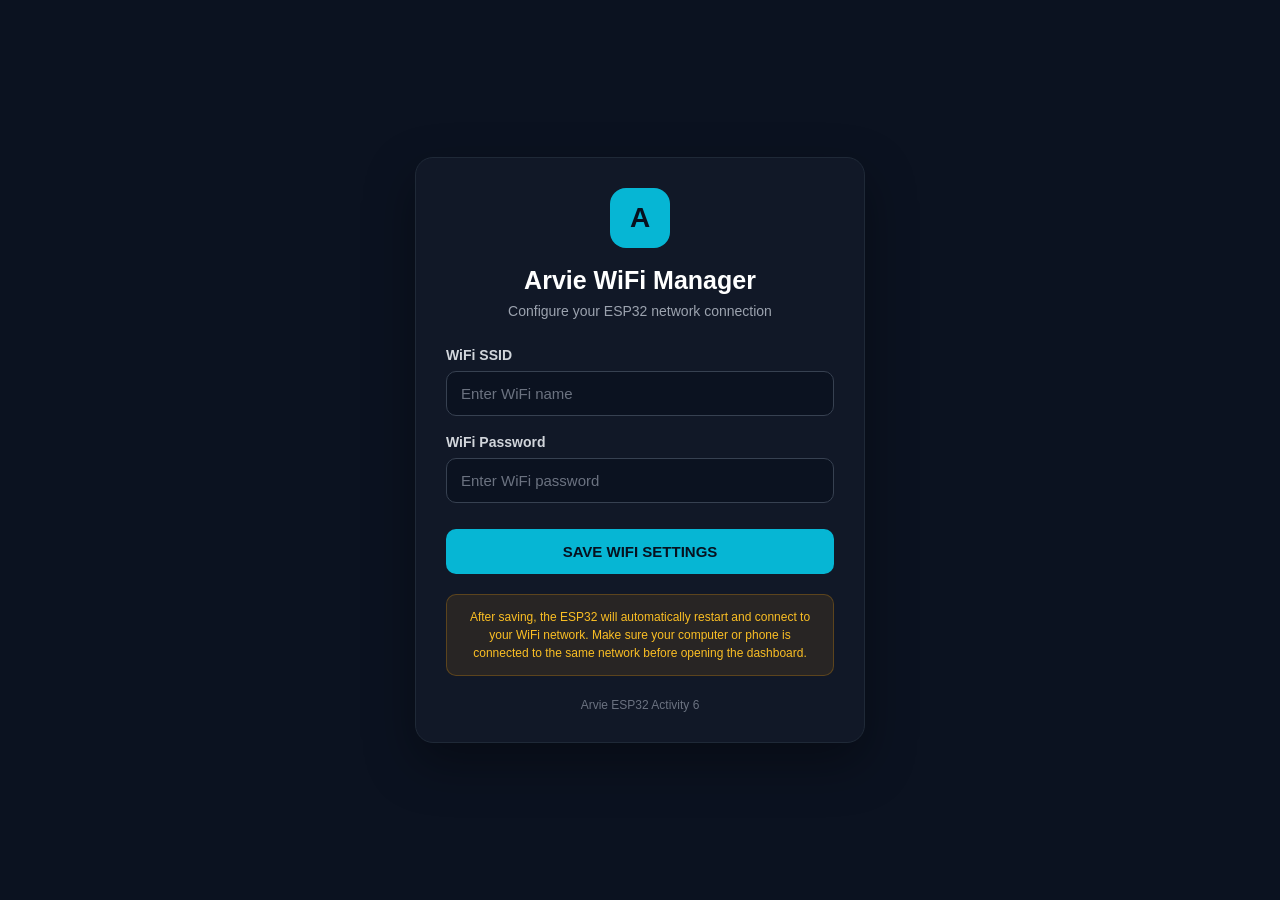
<file: wifi.html>
<!DOCTYPE html>
<html lang="en">
<head>
  <meta charset="UTF-8">
  <meta name="viewport" content="width=device-width, initial-scale=1.0">
  <title>Arvie WiFi Manager</title>

  <style>
    * {
      box-sizing: border-box;
      margin: 0;
      padding: 0;
    }

    body {
      min-height: 100vh;
      display: flex;
      align-items: center;
      justify-content: center;
      padding: 20px;
      font-family: Arial, Helvetica, sans-serif;
      background: #0b1220;
      color: #ffffff;
    }

    .container {
      width: 100%;
      max-width: 450px;
      background: #111827;
      border: 1px solid #1f2937;
      border-radius: 18px;
      padding: 30px;
      box-shadow: 0 20px 50px rgba(0, 0, 0, 0.35);
    }

    .logo {
      width: 60px;
      height: 60px;
      margin: 0 auto 18px;
      display: flex;
      align-items: center;
      justify-content: center;
      border-radius: 16px;
      background: #06b6d4;
      color: #07111f;
      font-size: 28px;
      font-weight: bold;
    }

    h1 {
      text-align: center;
      font-size: 25px;
      margin-bottom: 8px;
    }

    .subtitle {
      text-align: center;
      color: #9ca3af;
      font-size: 14px;
      margin-bottom: 28px;
    }

    .group {
      margin-bottom: 18px;
    }

    label {
      display: block;
      margin-bottom: 8px;
      color: #d1d5db;
      font-size: 14px;
      font-weight: 600;
    }

    input {
      width: 100%;
      padding: 13px 14px;
      border-radius: 10px;
      border: 1px solid #374151;
      background: #0b1220;
      color: #ffffff;
      font-size: 15px;
      outline: none;
    }

    input:focus {
      border-color: #06b6d4;
      box-shadow: 0 0 0 3px rgba(6, 182, 212, 0.12);
    }

    input::placeholder {
      color: #6b7280;
    }

    button {
      width: 100%;
      margin-top: 8px;
      padding: 14px;
      border: none;
      border-radius: 10px;
      background: #06b6d4;
      color: #07111f;
      font-size: 15px;
      font-weight: bold;
      cursor: pointer;
      transition: 0.2s;
    }

    button:hover {
      background: #22d3ee;
    }

    button:active {
      transform: scale(0.98);
    }

    .warning {
      margin-top: 20px;
      padding: 13px;
      border-radius: 10px;
      background: rgba(245, 158, 11, 0.10);
      border: 1px solid rgba(245, 158, 11, 0.25);
      color: #fbbf24;
      font-size: 12px;
      line-height: 1.5;
      text-align: center;
    }

    .footer {
      margin-top: 22px;
      text-align: center;
      color: #6b7280;
      font-size: 12px;
    }
  </style>
</head>

<body>
  <div class="container">

    <div class="logo">A</div>

    <h1>Arvie WiFi Manager</h1>

    <p class="subtitle">
      Configure your ESP32 network connection
    </p>

    <form method="POST" action="/save">

      <div class="group">
        <label for="ssid">WiFi SSID</label>
        <input
          type="text"
          id="ssid"
          name="ssid"
          placeholder="Enter WiFi name"
          required
          autocomplete="off"
        >
      </div>

      <div class="group">
        <label for="pass">WiFi Password</label>
        <input
          type="password"
          id="pass"
          name="pass"
          placeholder="Enter WiFi password"
          autocomplete="off"
        >
      </div>

      <button type="submit">
        SAVE WIFI SETTINGS
      </button>

    </form>

    <div class="warning">
      After saving, the ESP32 will automatically restart
      and connect to your WiFi network. Make sure your
      computer or phone is connected to the same network
      before opening the dashboard.
    </div>

    <div class="footer">
      Arvie ESP32 Activity 6
    </div>

  </div>
</body>
</html>
</file>
